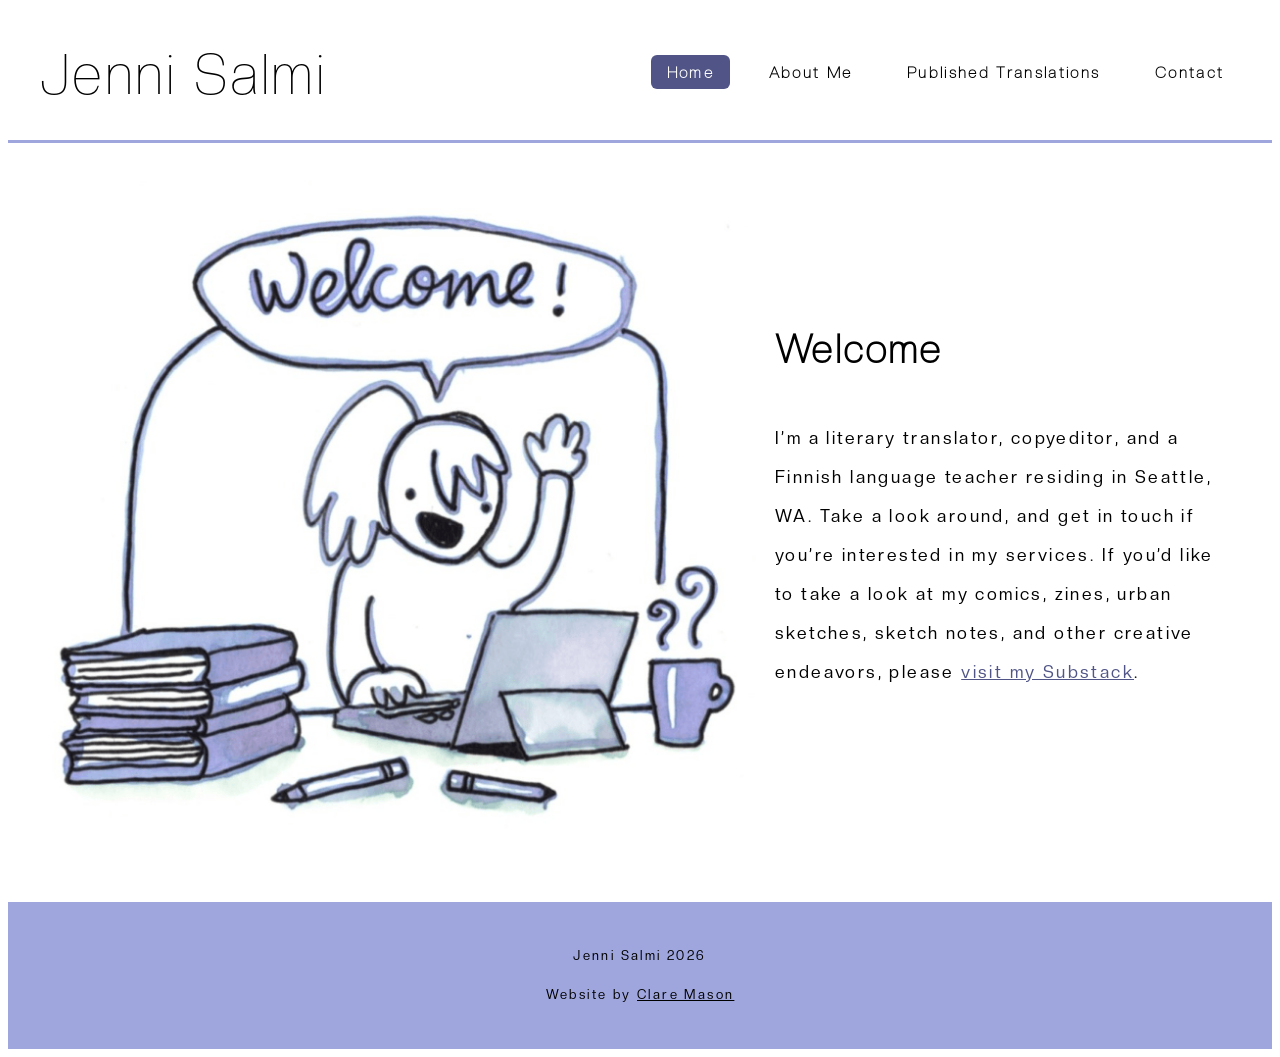
<file: index.html>
<!doctype html>
<html lang="en">
  <head>
    <title>Jenni Salmi</title>
    <meta charset="utf-8" />
    <meta
      name="viewport"
      content="width=device-width, initial-scale=1, user-scalable=no"
    />
    <link rel="icon" type="image/x-icon" href="images/favicon.ico" />
    <link rel="stylesheet" href="assets/css/main.css" />
  </head>
  <body>
    <div id="page-wrapper">
      <!-- Header -->
      <div id="header-wrapper">
        <!-- Moblie Menu Bar-->
        <img
          src="./images/menu.png"
          id="mobile-menu-btn"
          style="position: absolute; left: 20px; top: 20px"
        />

        <div class="mobile-menu" style="display: none">
          <div><a href="index.html">Home</a></div>
          <div class="current"><a href="about.html">About Me</a></div>
          <div>
            <a href="published-translations.html">Published Translations</a>
          </div>
          <div><a href="contact.html">Contact</a></div>
        </div>
        <!-- Desktop Menu Bar-->
        <header id="header" class="container">
          <!-- Logo -->
          <div id="logo">
            <h1><a href="index.html">Jenni Salmi</a></h1>
          </div>
          <!-- Nav -->
          <nav id="nav">
            <ul>
              <li class="current"><a href="index.html">Home</a></li>
              <li><a href="about.html">About Me</a></li>
              <li>
                <a href="published-translations.html">Published Translations</a>
              </li>
              <li><a href="contact.html">Contact</a></li>
            </ul>
          </nav>
        </header>
      </div>

      <!-- Main -->
      <div id="main-wrapper">
        <div class="container">
          <div id="content">
            <!-- Content -->

            <div class="row" style="align-items: center">
              <img
                height="60%"
                width="60%"
                id="home-image"
                src="./images/welcome.png"
                alt="Illustration in purple and blue ink and black marker of Jenni saying “Welcome!” She’s sitting at a laptop, surrounded by a stack of books, pens, and a steaming coffee cup. 
"
              />
              <div class="column" style="margin: 15px">
                <h2>Welcome</h2>
                <p>
                  I’m a literary translator, copyeditor, and a Finnish language
                  teacher residing in Seattle, WA. Take a look around, and get
                  in touch if you’re interested in my services. If you’d like to
                  take a look at my comics, zines, urban sketches, sketch notes,
                  and other creative endeavors, please
                  <a href="https://translatetheworld.substack.com/"
                    >visit my Substack</a
                  >.
                </p>
              </div>
            </div>
          </div>
        </div>
      </div>
    </div>
    <!-- Footer -->
    <div id="footer-wrapper">
      <footer id="footer" class="container">
        <div class="column" style="align-items: center">
          <div id="copyright">Jenni Salmi&nbsp;</div>
          <div>Website by <a href="https://claremason.net">Clare Mason</a></div>
        </div>
      </footer>
    </div>
  </body>
  <script type="text/javascript" src="./assets/scripts.js"></script>
</html>
</file>
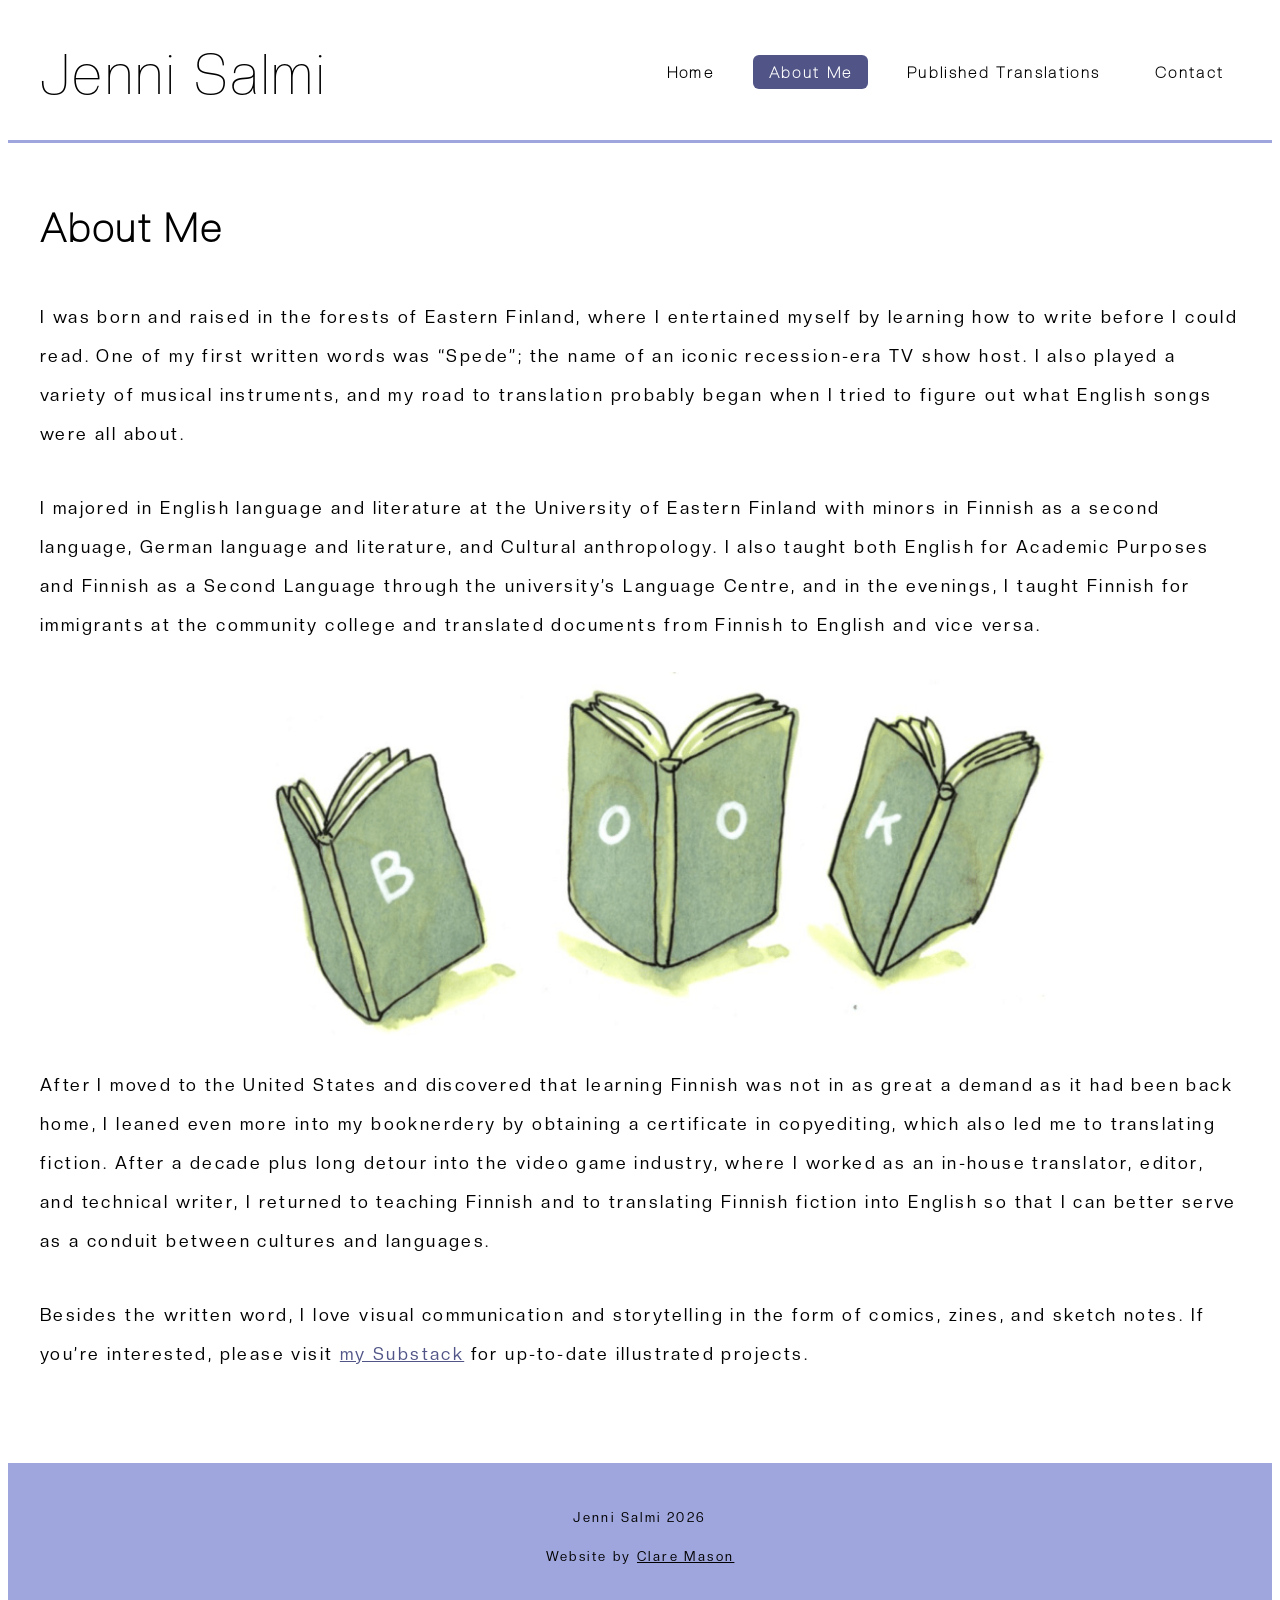
<file: about.html>
<!doctype html>
<html lang="en">
  <head>
    <title>Jenni Salmi</title>
    <meta charset="utf-8" />
    <meta
      name="viewport"
      content="width=device-width, initial-scale=1, user-scalable=no"
    />
    <link rel="icon" type="image/x-icon" href="images/favicon.ico" />
    <link rel="stylesheet" href="assets/css/main.css" />
  </head>
  <body>
    <div id="page-wrapper">
      <!-- Header -->
      <div id="header-wrapper">
        <!-- Moblie Menu Bar-->
        <img
          src="./images/menu.png"
          id="mobile-menu-btn"
          alt="menu icon for moblie"
          style="position: absolute; left: 20px; top: 20px"
        />

        <div class="mobile-menu" style="display: none">
          <div><a href="index.html">Home</a></div>
          <div class="current"><a href="about.html">About Me</a></div>
          <div>
            <a href="published-translations.html">Published Translations</a>
          </div>
          <div><a href="contact.html">Contact</a></div>
        </div>
        <!-- Desktop Menu Bar-->
        <header id="header" class="container">
          <!-- Logo -->
          <div id="logo">
            <h1><a href="index.html">Jenni Salmi</a></h1>
          </div>
          <!-- Nav -->
          <nav id="nav">
            <ul>
              <li><a href="index.html">Home</a></li>
              <li class="current"><a href="about.html">About Me</a></li>
              <li>
                <a href="published-translations.html">Published Translations</a>
              </li>
              <li><a href="contact.html">Contact</a></li>
            </ul>
          </nav>
        </header>
      </div>

      <!-- Main -->
      <div id="main-wrapper">
        <div class="container">
          <div id="content">
            <!-- Content -->
            <div
              class="column"
              style="align-items: center; justify-content: center"
            >
              <div class="column">
                <h2>About Me</h2>
                <p>
                  I was born and raised in the forests of Eastern Finland, where
                  I entertained myself by learning how to write before I could
                  read. One of my first written words was “Spede”; the name of
                  an iconic recession-era TV show host. I also played a variety
                  of musical instruments, and my road to translation probably
                  began when I tried to figure out what English songs were all
                  about.
                </p>
                <p>
                  I majored in English language and literature at the University
                  of Eastern Finland with minors in Finnish as a second
                  language, German language and literature, and Cultural
                  anthropology. I also taught both English for Academic Purposes
                  and Finnish as a Second Language through the university’s
                  Language Centre, and in the evenings, I taught Finnish for
                  immigrants at the community college and translated documents
                  from Finnish to English and vice versa.
                </p>
              </div>

              <div class="column">
                <img
                  style="padding: 10px"
                  width="100%"
                  src="./images/book.png"
                  alt=" Illustration in green ink and black marker of three open books, with backs and covers facing the viewer, their front covers spelling the word BOOK."
                />
              </div>
            </div>
            <div
              class="row"
              style="align-items: center; justify-content: center"
            >
              <div class="column">
                <p>
                  After I moved to the United States and discovered that
                  learning Finnish was not in as great a demand as it had been
                  back home, I leaned even more into my booknerdery by obtaining
                  a certificate in copyediting, which also led me to translating
                  fiction. After a decade plus long detour into the video game
                  industry, where I worked as an in-house translator, editor,
                  and technical writer, I returned to teaching Finnish and to
                  translating Finnish fiction into English so that I can better
                  serve as a conduit between cultures and languages.
                </p>

                <p>
                  Besides the written word, I love visual communication and
                  storytelling in the form of comics, zines, and sketch notes.
                  If you’re interested, please visit
                  <a href="https://translatetheworld.substack.com"
                    >my Substack</a
                  >
                  for up-to-date illustrated projects.
                </p>
              </div>
            </div>
          </div>
        </div>
      </div>
    </div>
    <!-- Footer -->
    <div id="footer-wrapper">
      <footer id="footer" class="container">
        <div class="column" style="align-items: center">
          <div id="copyright">Jenni Salmi&nbsp;</div>
          <div>Website by <a href="https://claremason.net">Clare Mason</a></div>
        </div>
      </footer>
    </div>
  </body>
  <script type="text/javascript" src="./assets/scripts.js"></script>
</html>
</file>
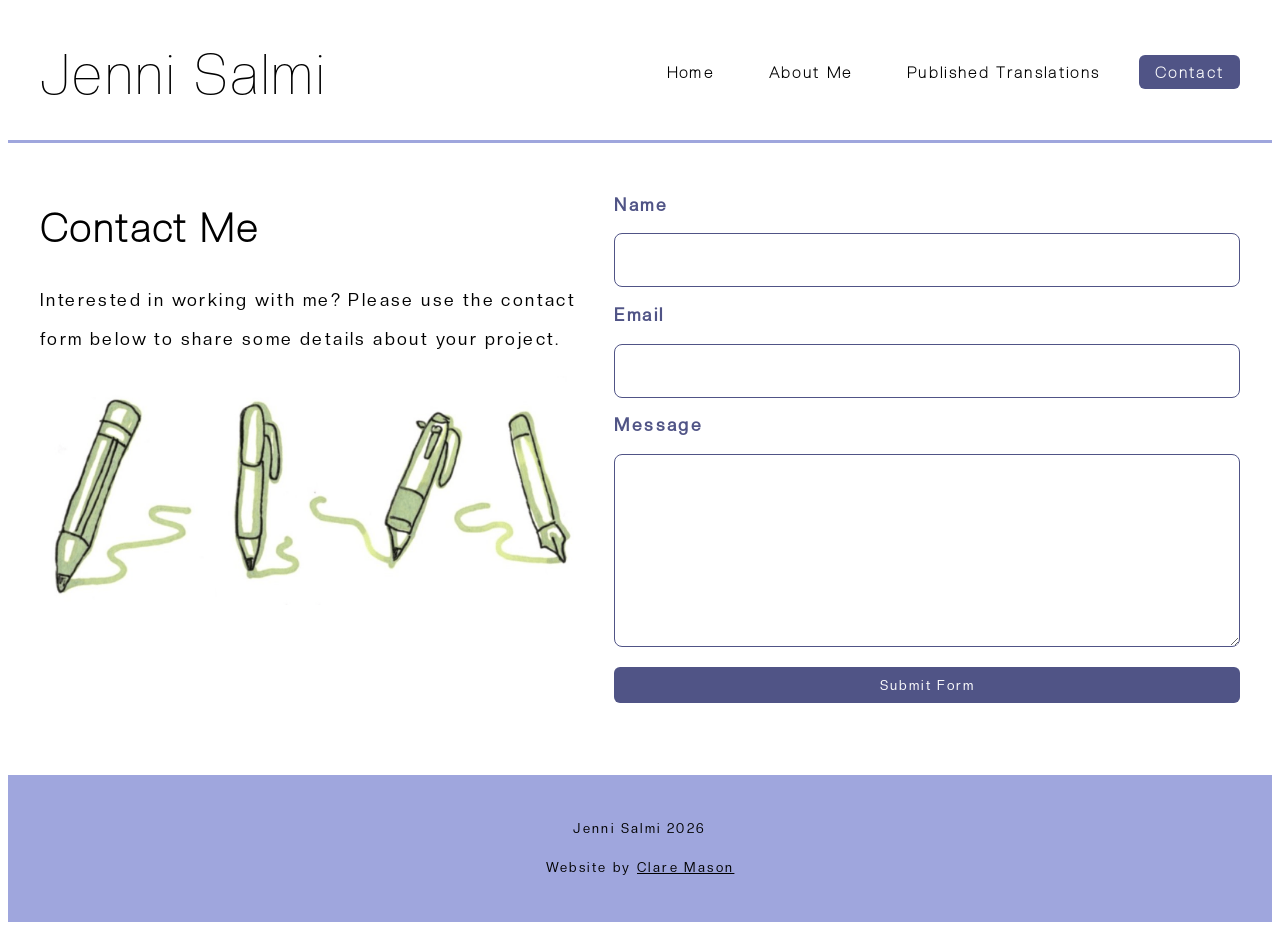
<file: contact.html>
<!doctype html>
<html lang="en">
  <head>
    <title>Jenni Salmi</title>
    <meta charset="utf-8" />
    <meta
      name="viewport"
      content="width=device-width, initial-scale=1, user-scalable=no"
    />

    <link rel="icon" type="image/x-icon" href="images/favicon.ico" />
    <link rel="stylesheet" href="assets/css/main.css" />
  </head>
  <body>
    <div id="page-wrapper">
      <!-- Header -->
      <div id="header-wrapper">
        <!-- Moblie Menu Bar-->
        <img
          src="./images/menu.png"
          id="mobile-menu-btn"
          style="position: absolute; left: 20px; top: 20px"
        />

        <div class="mobile-menu" style="display: none">
          <div><a href="index.html">Home</a></div>
          <div class="current"><a href="about.html">About Me</a></div>
          <div>
            <a href="published-translations.html">Published Translations</a>
          </div>
          <div><a href="contact.html">Contact</a></div>
        </div>
        <!-- Desktop Menu Bar-->
        <header id="header" class="container">
          <!-- Logo -->
          <div id="logo">
            <h1><a href="index.html">Jenni Salmi</a></h1>
          </div>
          <!-- Nav -->
          <nav id="nav">
            <ul>
              <li><a href="index.html">Home</a></li>
              <li><a href="about.html">About Me</a></li>
              <li>
                <a href="published-translations.html">Published Translations</a>
              </li>
              <li class="current"><a href="contact.html">Contact</a></li>
            </ul>
          </nav>
        </header>
      </div>

      <!-- Main -->
      <div id="main-wrapper">
        <div class="container">
          <div id="content">
            <!-- Content -->

            <div class="row contact-row">
              <div>
                <h2>Contact Me</h2>
                <p>
                  Interested in working with me? Please use the contact form
                  below to share some details about your project.
                </p>
                <img
                  src="./images/pens.png"
                  alt="Illustration in green ink and a marker of four different kinds of pens upright in a row, each scribbling a line."
                  style="margin-left: -10px"
                  width="100%"
                />
              </div>

              <div style="width: 100%; flex-grow: 1">
                <div>
                <form action="https://api.web3forms.com/submit" method="POST" class="column">
                  <input
                    type="hidden"
                    name="access_key"
                    value="5543cbd1-6fbc-424c-ac01-de5d07b4957c"
                  />
                  <label>Name</label>
                  <input
                    type="text"
                    name="name"
                    required
                    width="inhert"
                    maxlength="20"
                  />
                  <label>Email</label>
                  <input
                    type="email"
                    name="email"
                    required
                    maxlength="20"
                    pattern="/^[a-zA-Z0-9.!#$%&’*+/=?^_`{|}~-]+@[a-zA-Z0-9-]+(?:\.[a-zA-Z0-9-]+)*$/"
                  />
                  <label>Message</label>
                  <textarea name="message" required maxlength="200"></textarea>
                  <button type="submit">Submit Form</button>
                </form>
              </div>
            </div>
          </div>
        </div>
      </div>

     
    </div>
     <!-- Footer -->
      <div id="footer-wrapper">
        <footer id="footer" class="container">
          <div class="column" style="align-items: center">
            <div id="copyright">Jenni Salmi&nbsp;</div>
            <div>
              Website by <a href="https://claremason.net">Clare Mason</a>
            </div>
          </div>
        </footer>
      </div>
  </body>
  <script type="text/javascript" src="./assets/scripts.js"></script>
</html>
</file>
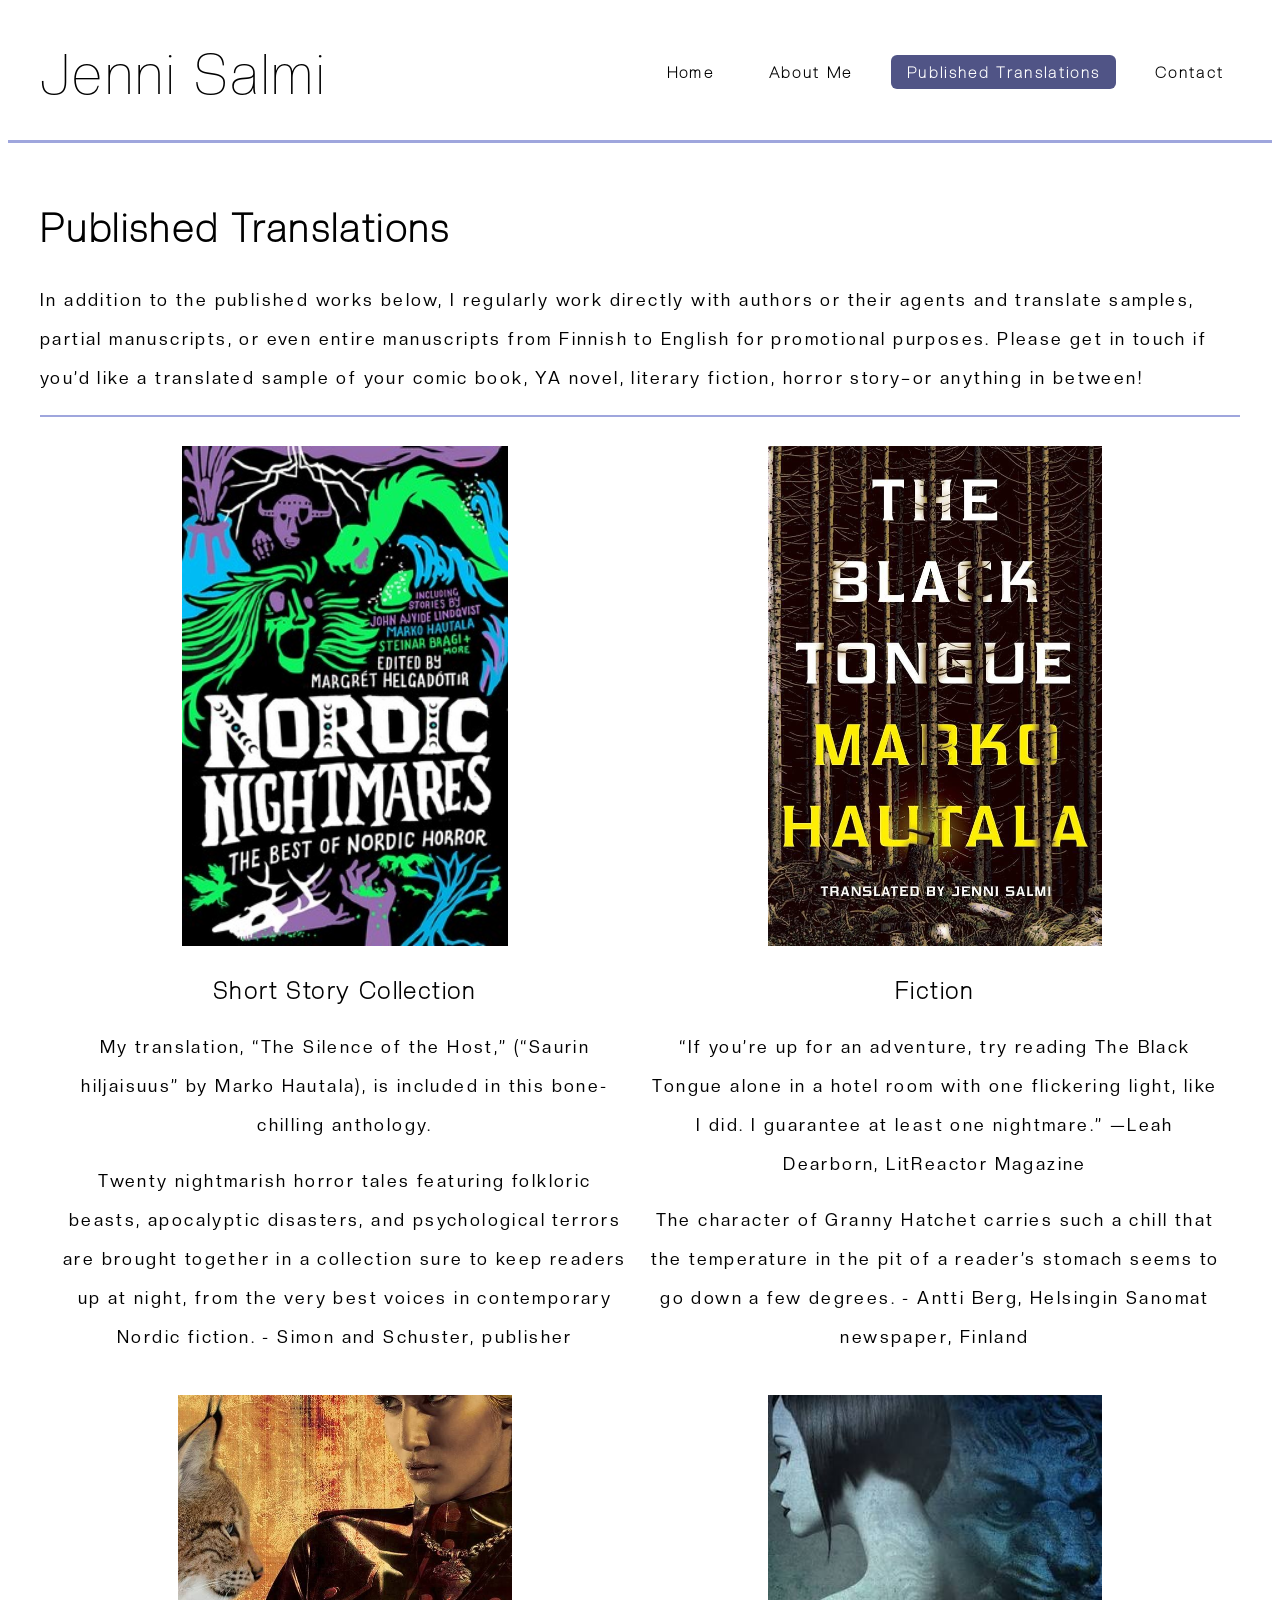
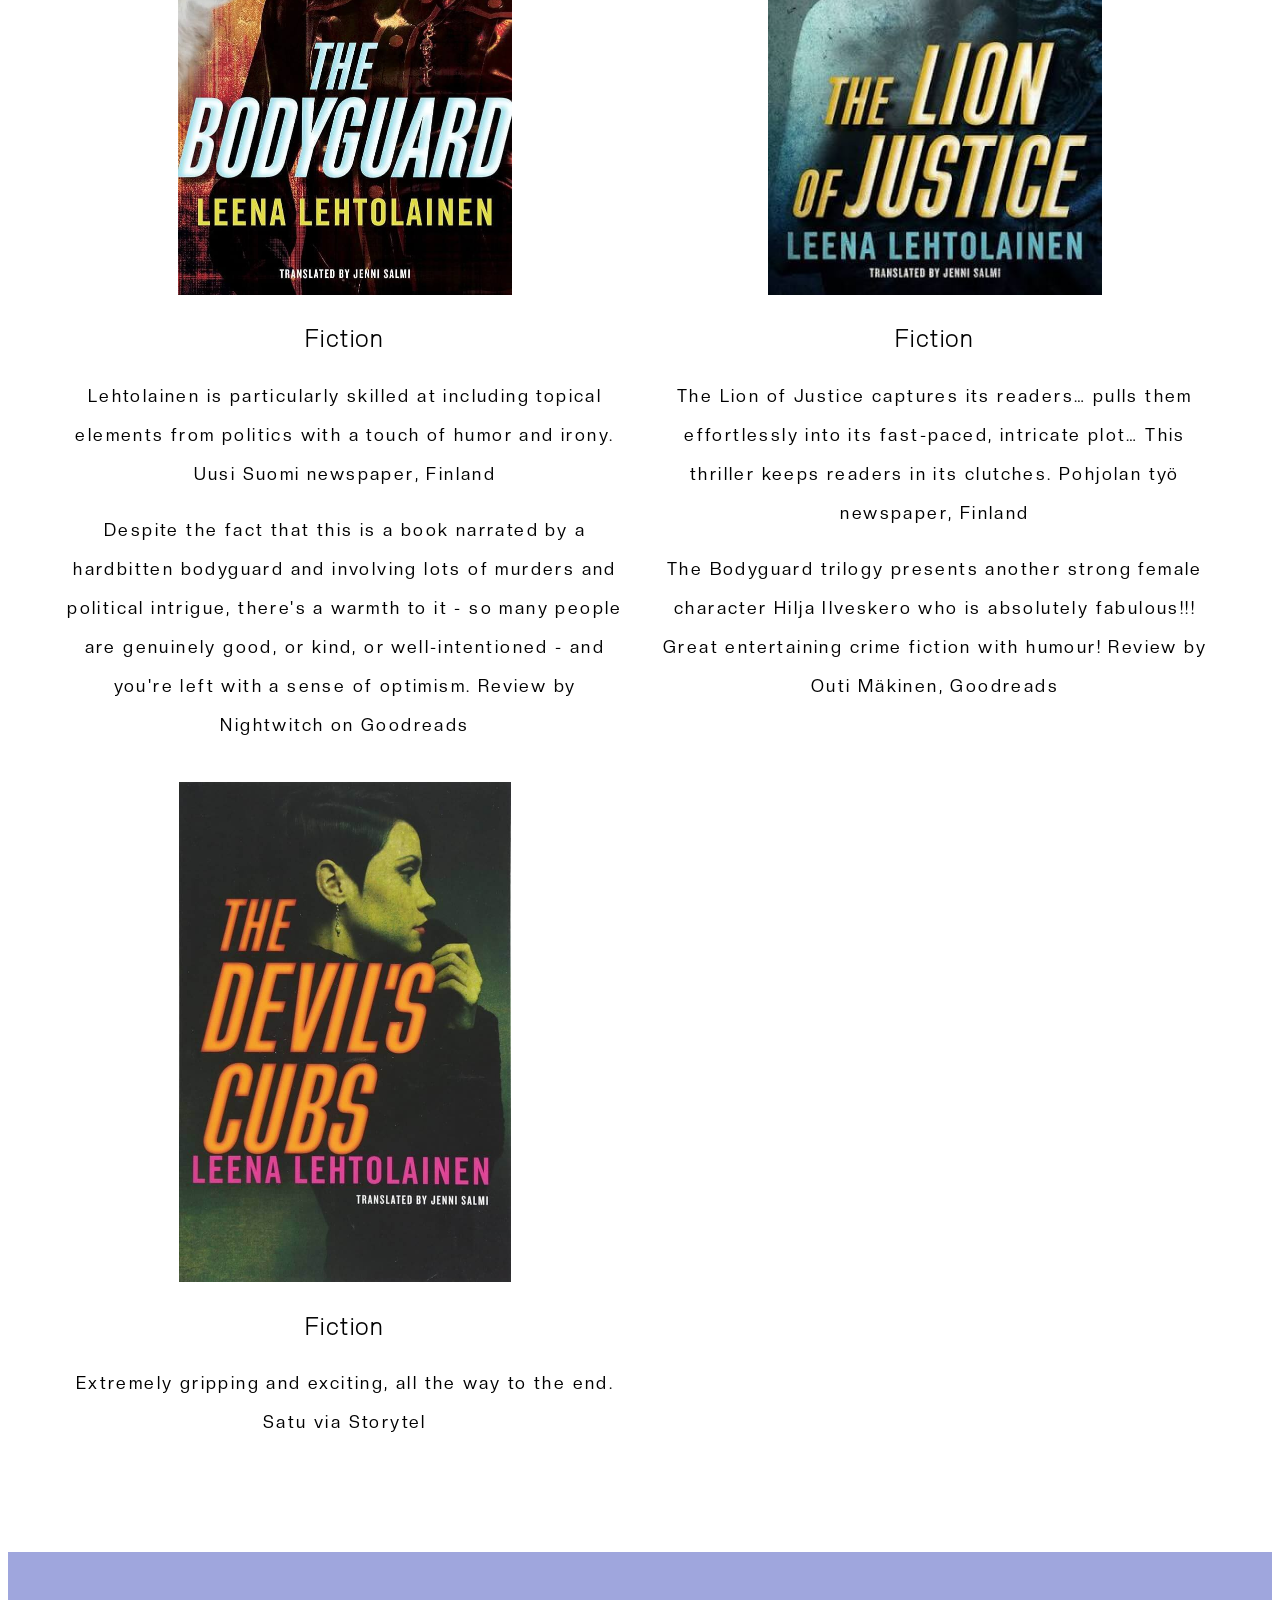
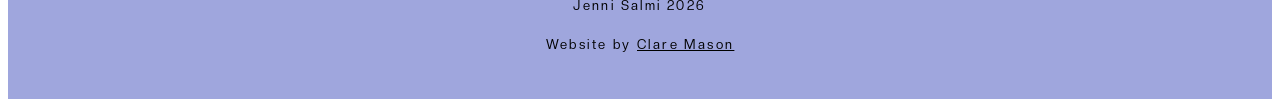
<file: published-translations.html>
<!doctype html>
<html lang="en">
  <head>
    <title>Jenni Salmi</title>
    <meta charset="utf-8" />
    <meta
      name="viewport"
      content="width=device-width, initial-scale=1, user-scalable=no"
    />
    <link rel="icon" type="image/x-icon" href="images/favicon.ico" />
    <link rel="stylesheet" href="assets/css/main.css" />
  </head>
  <body>
    <div id="page-wrapper">
      <!-- Header -->
      <div id="header-wrapper">
        <!-- Moblie Menu Bar-->
        <img
          src="./images/menu.png"
          id="mobile-menu-btn"
          style="position: absolute; left: 20px; top: 20px"
        />

        <div class="mobile-menu" style="display: none">
          <div><a href="index.html">Home</a></div>
          <div class="current"><a href="about.html">About Me</a></div>
          <div>
            <a href="published-translations.html">Published Translations</a>
          </div>
          <div><a href="contact.html">Contact</a></div>
        </div>
        <!-- Desktop Menu Bar-->
        <header id="header" class="container">
          <!-- Logo -->
          <div id="logo">
            <h1><a href="index.html">Jenni Salmi</a></h1>
          </div>
          <!-- Nav -->
          <nav id="nav">
            <ul>
              <li><a href="index.html">Home</a></li>
              <li><a href="about.html">About Me</a></li>
              <li class="current">
                <a href="published-translations.html">Published Translations</a>
              </li>
              <li><a href="contact.html">Contact</a></li>
            </ul>
          </nav>
        </header>
      </div>

      <!-- Main -->
      <div id="main-wrapper">
        <div class="container">
          <div id="content">
            <h2>Published Translations</h2>
            <p>
              In addition to the published works below, I regularly work
              directly with authors or their agents and translate samples,
              partial manuscripts, or even entire manuscripts from Finnish to
              English for promotional purposes. Please get in touch if you’d
              like a translated sample of your comic book, YA novel, literary
              fiction, horror story–or anything in between!
            </p>
            <hr class="divider" />

            <div class="grid-container">
              <!-- Add new grid items below this line -->

              <div>
                <h2 class="booktitle">
                  Nordic Nightmares: The Best of Nordic Horror
                </h2>
                <img
                  class="image"
                  height="500"
                  src="./images/nordic-nightmares-cover.jpg"
                  alt="Nordic Nightmares: The Best of Nordic Horror, edited by Margrét Helgadóttir"
                />
                <h3>Short Story Collection</h3>

                <p>
                  My translation, “The Silence of the Host,” (“Saurin
                  hiljaisuus” by Marko Hautala), is included in this
                  bone-chilling anthology.
                </p>
                <p>
                  Twenty nightmarish horror tales featuring folkloric beasts,
                  apocalyptic disasters, and psychological terrors are brought
                  together in a collection sure to keep readers up at night,
                  from the very best voices in contemporary Nordic fiction. -
                  Simon and Schuster, publisher
                </p>
              </div>
              <div>
                <h2 class="booktitle">The Black Tounge</h2>
                <img
                  class="image"
                  height="500"
                  src="./images/the-black-tonge-cover.jpg"
                  alt="The Black Tongue by Marko Hautala, translated by Jenni Salmi"
                />
                <h3>Fiction</h3>

                <p>
                  “If you’re up for an adventure, try reading The Black Tongue
                  alone in a hotel room with one flickering light, like I did. I
                  guarantee at least one nightmare.” —Leah Dearborn, LitReactor
                  Magazine
                </p>
                <p>
                  The character of Granny Hatchet carries such a chill that the
                  temperature in the pit of a reader’s stomach seems to go down
                  a few degrees. - Antti Berg, Helsingin Sanomat newspaper,
                  Finland
                </p>
              </div>
              <div>
                <h2 class="booktitle">The Bodyguard</h2>
                <img
                  class="image"
                  height="500"
                  src="./images/bodyguard-cover.jpg"
                  alt="The Bodyguard by Leena Lehtolainen, translated by Jenni Salmi"
                />
                <h3 class="text-center">Fiction</h3>
                <p>
                  Lehtolainen is particularly skilled at including topical
                  elements from politics with a touch of humor and irony. Uusi
                  Suomi newspaper, Finland
                </p>
                <p>
                  Despite the fact that this is a book narrated by a hardbitten
                  bodyguard and involving lots of murders and political
                  intrigue, there's a warmth to it - so many people are
                  genuinely good, or kind, or well-intentioned - and you're left
                  with a sense of optimism. Review by Nightwitch on Goodreads
                </p>
              </div>
              <div>
                <h2 class="booktitle">The Lion Of Justice</h2>
                <img
                  class="image"
                  height="500"
                  src="./images/the-lion-of-justice-cover.jpeg"
                  alt="The Lion of Justice by Leena Lehtolainen, translated by Jenni Salm"
                />
                <h3 class="text-center">Fiction</h3>
                <p>
                  The Lion of Justice captures its readers… pulls them
                  effortlessly into its fast-paced, intricate plot… This
                  thriller keeps readers in its clutches. Pohjolan työ
                  newspaper, Finland
                </p>
                <p>
                  The Bodyguard trilogy presents another strong female character
                  Hilja Ilveskero who is absolutely fabulous!!! Great
                  entertaining crime fiction with humour! Review by Outi
                  Mäkinen, Goodreads
                </p>
              </div>
              <div>
                <h2 class="booktitle">The Devil's Club</h2>
                <img
                  class="image"
                  height="500"
                  src="./images/the-devils-club-cover.jpg"
                  alt="The Devil’s Cubs by Leena Lehtolainen, translated by Jenni Salmi"
                />
                <h3 class="text-center">Fiction</h3>
                <p>
                  Extremely gripping and exciting, all the way to the end. Satu
                  via Storytel
                </p>
              </div>
            </div>
          </div>
        </div>
      </div>
    </div>
    <!-- Footer -->
    <div id="footer-wrapper">
      <footer id="footer" class="container">
        <div class="column" style="align-items: center">
          <div id="copyright">Jenni Salmi&nbsp;</div>
          <div>Website by <a href="https://claremason.net">Clare Mason</a></div>
        </div>
      </footer>
    </div>
  </body>
  <script type="text/javascript" src="./assets/scripts.js"></script>
</html>
</file>
<file: assets/css/main.css>
@import url("firefox.css");

@font-face {
  font-family: CreatoDisplayRegular; /* set name */
  src: url(./../fonts/CreatoDisplay-Regular.otf); /* url of the font */
}
@font-face {
  font-family: CreatoDisplayThin; /* set name */
  src: url(./../fonts/CreatoDisplay-Thin.otf); /* url of the font */
}

:root {
  --primary: #9fa6dd;
  --secondary: #505486;
}

/* Body and Wrappers */
.content {
  width: 500px;
}

header {
  margin: 0 0 2em 0;
  position: relative;
}

#header-wrapper {
  /* add color here to change header color*/
  box-shadow: 0px 3px 0px 0px var(--primary);
}

#main-wrapper {
  padding: 1em 0 3em 0;
}

.container {
  margin: 0 auto;
  max-width: 100%;
  width: 1000px;
}

.grid-container div {
  padding: 10px;
  text-align: center;
}

.divider {
  border: 1px solid var(--primary);
}

body {
  background-color: white;
  letter-spacing: 0.15rem;
  font-family: CreatoDisplayRegular;
  font-size: 13pt;
  line-height: 2.25em;
}
p {
  font-family: CreatoDisplayRegular;
}

input,
select,
textarea {
  font-family: CreatoDisplayRegular;
  font-size: 13pt;
  font-weight: 300;
  line-height: 1em;
}

a {
  color: var(--secondary);
  text-decoration: underline;
}

a:hover {
  text-decoration: none;
}

hr {
  border: 0;
  border-top: solid 1px #eee;
}

.booktitle {
  display: none;
}

/* Moblie Menu */
#mobile-menu-btn {
  display: none;
}

.mobile-menu a {
  color: inherit;
  text-decoration: none;
}
.mobile-menu {
  color: black;
  display: none;
}

/* Fonts */

h1,
h2,
h3,
h4,
h5,
h6 {
  font-weight: 800;
  font-family: CreatoDisplayThin;
}

h1 a,
h2 a,
h3 a,
h4 a,
h5 a,
h6 a {
  color: inherit;
  text-decoration: none;
  outline: 0;
}

h1 {
  font-size: 3.25em;
  line-height: 1em;
}

h2 {
  font-size: 2.25em;
  line-height: 1em;
}

h3 {
  font-size: 1.35em;
  margin: 0.5em;
}

/* Forms */

form label {
  font-weight: 800;
  margin: 0.5em 0 0.5em 0;
  font-size: 1em;
  color: var(--secondary);
}

form input,
form select,
form textarea {
  border-radius: 8px;
  border: solid 1px var(--secondary);
  width: stretch;
}

form input:focus,
form select:focus,
form textarea:focus {
  border-color: soild 3px var(--secondary);
}

form input,
form select {
  line-height: 3em;
  padding: 0 1em;
}

form textarea {
  min-height: 9em;
  padding: 1em;
}

/* Button */

input[type="button"],
input[type="submit"],
input[type="reset"],
button,
.button {
  background: var(--secondary);
  color: white;
  text-decoration: none;
  border-radius: 6px;
  letter-spacing: 0.15em;
  font-family: CreatoDisplayRegular;
  outline: 0;
  border: 0;
  cursor: pointer;
  padding: 10px;
  margin-top: 20px;
}

/* Nav */

#nav {
  position: absolute;
  right: 0;
  top: 14px;
  font-size: 0.9em;
  font-family: CreatoDisplayThin;
}

#nav ul {
  list-style: none;
  padding-left: 0;
}

#nav ul li {
  float: left;
  line-height: 4.5em;
  padding-left: 1.5em;
}

#nav ul li a,
#nav ul li span {
  font-weight: 800;
  letter-spacing: 0.15em;
  color: black;
  text-decoration: none;
  border-radius: 6px;
  padding: 0.5em 1em 0.5em 1em;
}

#nav ul li > ul {
  display: none;
}

#nav ul li.current a {
  background: var(--secondary);
  color: #fff;
}

/* Footer */

#footer a {
  color: inherit;
}

footer div {
  color: black;
  font-size: small;
}

#footer-wrapper {
  padding: 2em 0 2em 0;
  background-color: var(--primary);
}

/* Logo */

#logo h1 {
  color: black;
  font-weight: 400;
  font-size: 3.25em;
  letter-spacing: 0.05em;
  display: inline-block;
  vertical-align: middle;
}

/* Sizes */

.contact-row {
  gap: 100px;
}
.grid-container {
  display: grid;
  grid-template-columns: auto auto;
  padding: 10px;
}

.container {
  width: 1200px;
}
.row {
  display: flex;
  flex-direction: row;
}

.column {
  display: flex;
  flex-direction: column;
}

@media screen and (max-width: 1280px) {
  .grid-container {
    display: grid;
    grid-template-columns: auto auto;
    padding: 10px;
  }

  .row {
    display: flex;
    flex-direction: row;
  }

  .column {
    display: flex;
    flex-direction: column;
  }
  .contact-row {
    gap: 20px;
  }
  #main-wrapper {
    margin: 20px;
  }
}

/*Moblie view */
@media screen and (max-width: 980px) {
  .row {
    display: flex;
    flex-direction: column;
  }

  .container {
    width: 960px;
  }

  .column {
    display: flex;
    flex-direction: column;
    align-items: center;
  }

  #main-wrapper {
    margin: 20px;
  }

  .grid-container {
    display: grid;
    grid-template-columns: auto;
    padding: 10px;
  }
  body,
  input,
  select,
  textarea {
    font-size: 11pt;
  }

  .contact-row {
    gap: 0;
  }
  /* Wrappers */

  #header-wrapper {
    padding: 3em 0 1em 0;
    text-align: center;
  }

  /* Header */

  #header {
    margin: 0 auto;
  }

  /* Logo */

  #logo span {
    display: block;
    margin: 0;
  }

  /* Nav */

  #nav {
    display: none;
  }

  input[type="button"],
  input[type="submit"],
  input[type="reset"],
  button,
  .button {
    width: 100%;
    text-align: center;
    font-size: 1.25em !important;
  }
  /* Moblie Menu */

  #mobile-menu-btn {
    display: block;
  }

  .mobile-menu {
    display: none;
    flex-direction: column;
    justify-content: space-around;
    align-items: center;
  }
}
</file>
